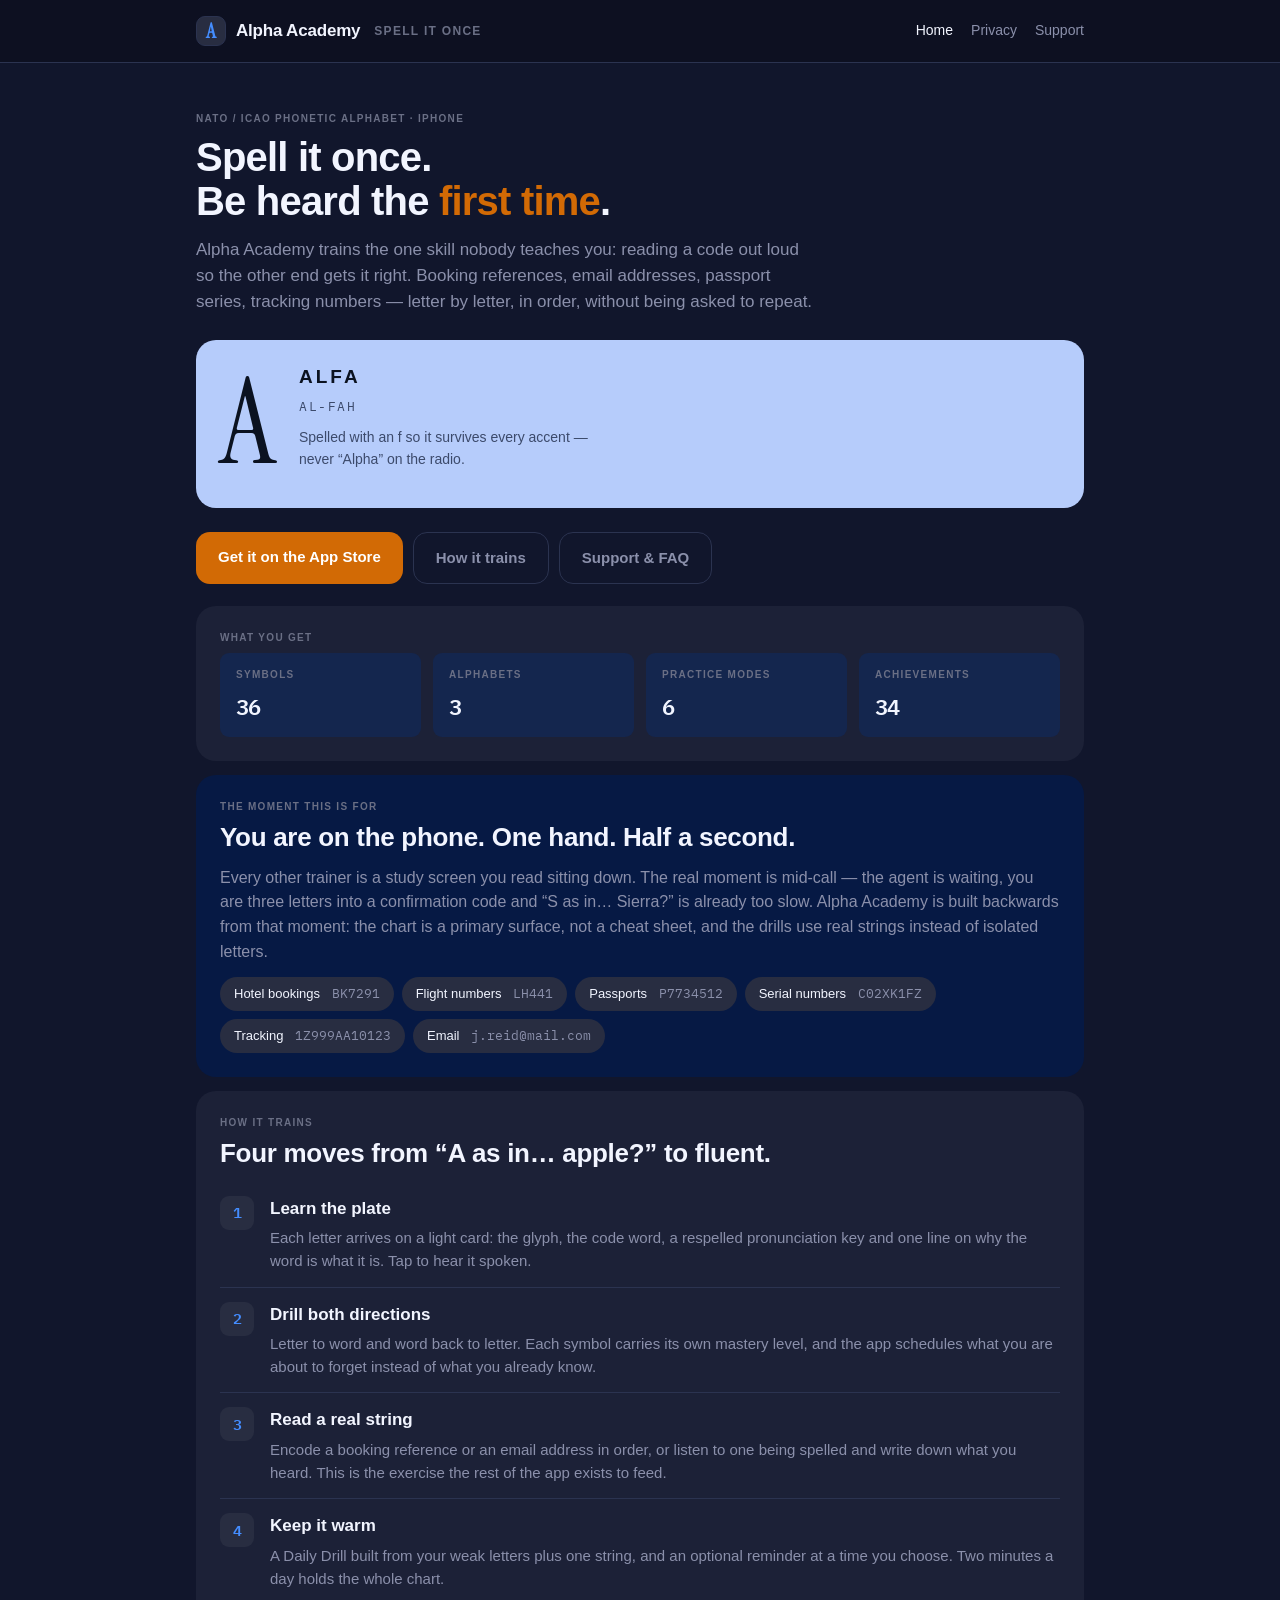
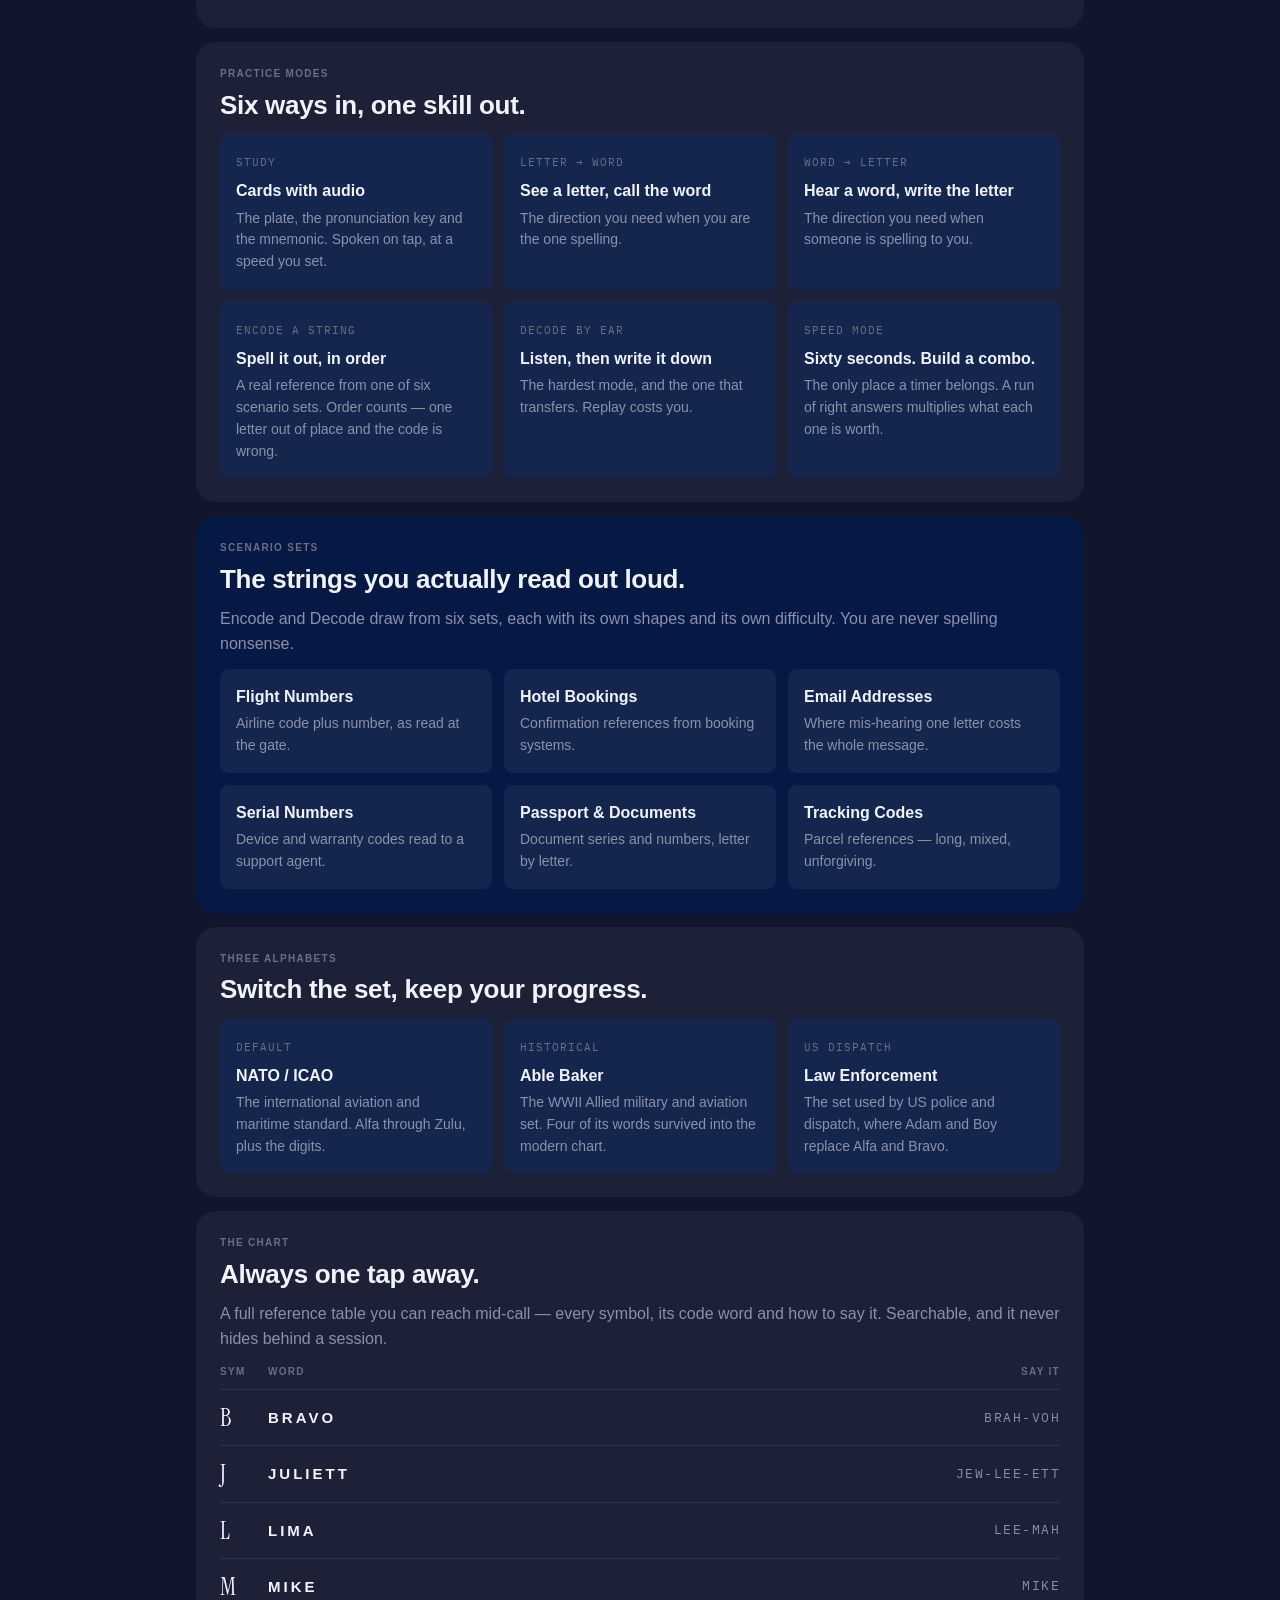
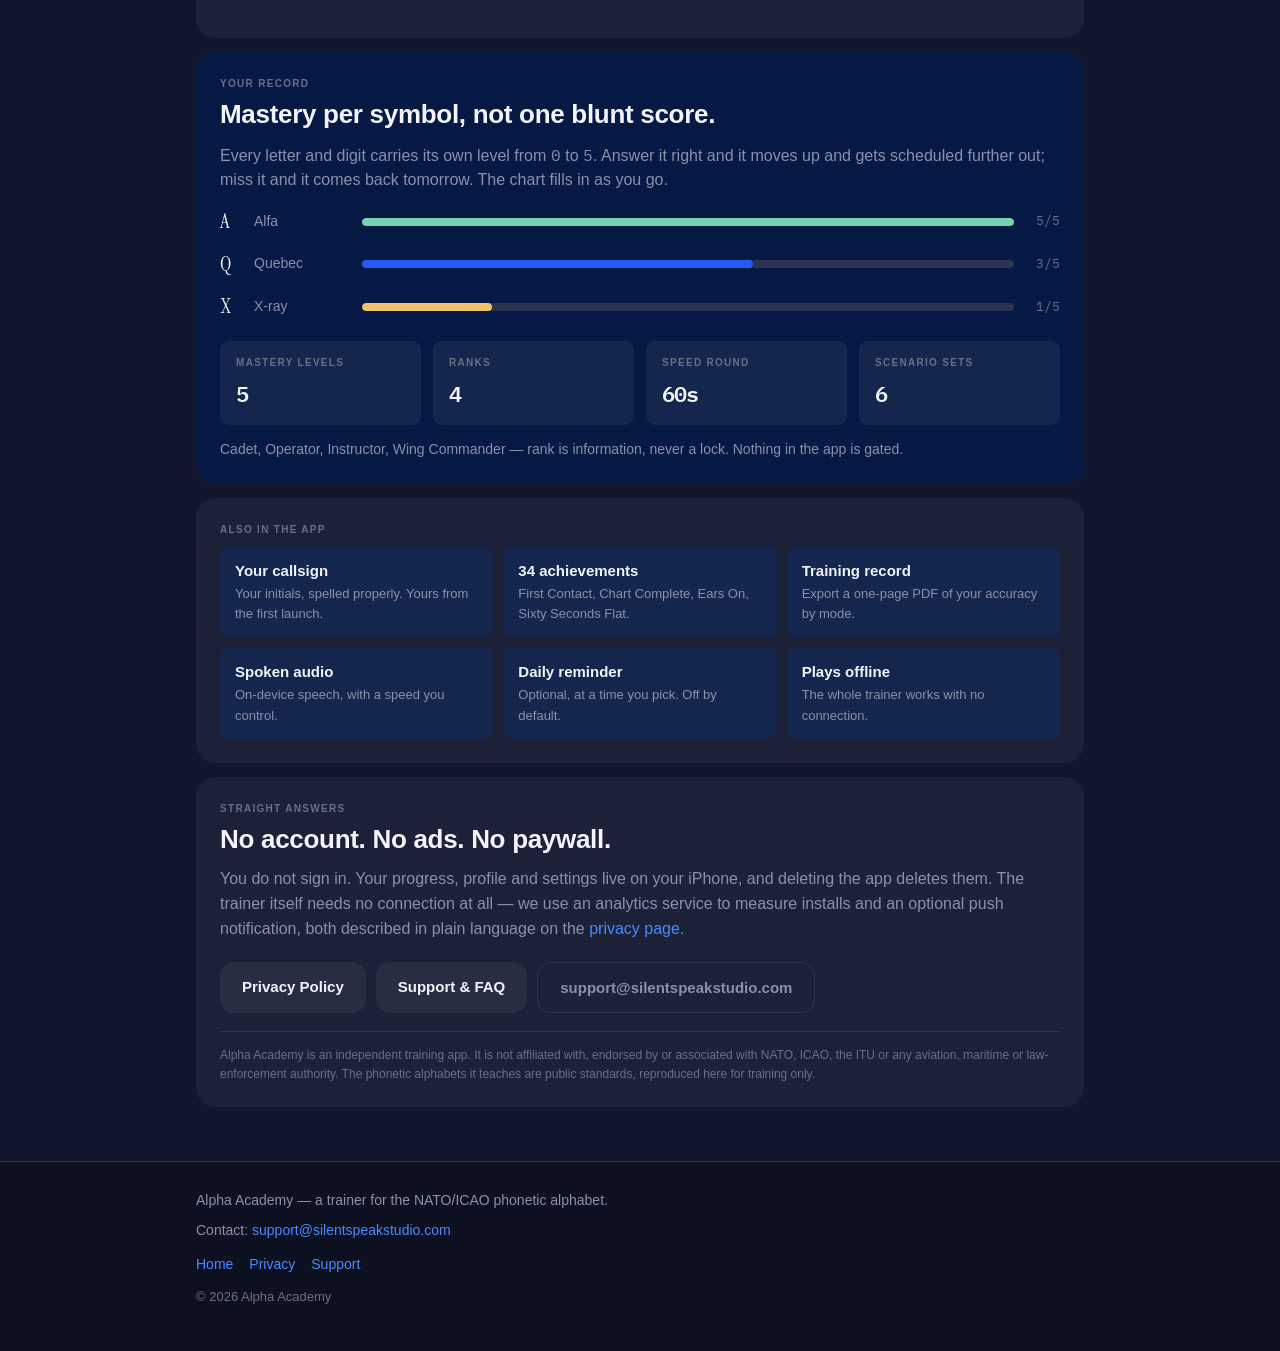
<file: Site/index.html>
<!DOCTYPE html>
<html lang="en">
<head>
<meta charset="UTF-8">
<meta name="viewport" content="width=device-width, initial-scale=1">
<title>Alpha Academy — spell it once, be heard the first time</title>
<meta name="description" content="Alpha Academy is an iOS trainer for the NATO/ICAO phonetic alphabet. Learn all 36 symbols, then drill on the strings you actually read out loud — booking codes, emails, passport numbers, tracking references. Works offline, no account.">
<meta property="og:title" content="Alpha Academy — spell it once, be heard the first time">
<meta property="og:description" content="An iOS trainer for the NATO/ICAO phonetic alphabet, built for the moment of use: mid-phone-call, one-handed, needing the word in half a second.">
<meta property="og:type" content="website">
<meta name="theme-color" content="#11162C">
<link rel="preconnect" href="https://fonts.googleapis.com">
<link rel="preconnect" href="https://fonts.gstatic.com" crossorigin>
<link href="https://fonts.googleapis.com/css2?family=Instrument+Serif&family=IBM+Plex+Mono:wght@400;600&display=swap" rel="stylesheet">
<link rel="stylesheet" href="style.css">
</head>
<body>

<header class="masthead">
  <div class="wrap">
    <a href="index.html" class="wordmark"><span class="mark">A</span> Alpha Academy</a>
    <span class="tagline">Spell it once</span>
    <nav class="nav">
      <a href="index.html" class="on">Home</a>
      <a href="privacy.html">Privacy</a>
      <a href="support.html">Support</a>
    </nav>
  </div>
</header>

<main>
  <div class="wrap">

    <div class="hero">
      <div class="kicker">NATO / ICAO phonetic alphabet · iPhone</div>
      <h1>Spell it once.<br>Be heard the <span class="hot-text">first time</span>.</h1>
      <p class="lede">Alpha Academy trains the one skill nobody teaches you: reading a
      code out loud so the other end gets it right. Booking references, email
      addresses, passport series, tracking numbers — letter by letter, in order,
      without being asked to repeat.</p>

      <div class="plate">
        <span class="glyph">A</span>
        <div>
          <div class="word">Alfa</div>
          <div class="key">AL-FAH</div>
          <p class="mnemonic">Spelled with an f so it survives every accent —
          never “Alpha” on the radio.</p>
        </div>
      </div>

      <div class="cta-row">
        <a class="btn hot" href="https://apps.apple.com/app/id6802423819">Get it on the App&nbsp;Store</a>
        <a class="btn ghost" href="#how">How it trains</a>
        <a class="btn ghost" href="support.html">Support &amp; FAQ</a>
      </div>
    </div>

    <section class="card">
      <div class="kicker">What you get</div>
      <div class="stats">
        <div class="stat"><div class="label">Symbols</div><div class="value">36</div></div>
        <div class="stat"><div class="label">Alphabets</div><div class="value">3</div></div>
        <div class="stat"><div class="label">Practice modes</div><div class="value">6</div></div>
        <div class="stat"><div class="label">Achievements</div><div class="value">34</div></div>
      </div>
    </section>

    <section class="card deep">
      <div class="kicker">The moment this is for</div>
      <h2>You are on the phone. One hand. Half a second.</h2>
      <p class="dim">Every other trainer is a study screen you read sitting down. The
      real moment is mid-call — the agent is waiting, you are three letters into a
      confirmation code and “S as in… Sierra?” is already too slow. Alpha Academy is
      built backwards from that moment: the chart is a primary surface, not a cheat
      sheet, and the drills use real strings instead of isolated letters.</p>
      <div class="chips">
        <span class="chip">Hotel bookings <span class="ex">BK7291</span></span>
        <span class="chip">Flight numbers <span class="ex">LH441</span></span>
        <span class="chip">Passports <span class="ex">P7734512</span></span>
        <span class="chip">Serial numbers <span class="ex">C02XK1FZ</span></span>
        <span class="chip">Tracking <span class="ex">1Z999AA10123</span></span>
        <span class="chip">Email <span class="ex">j.reid@mail.com</span></span>
      </div>
    </section>

    <section class="card" id="how">
      <div class="kicker">How it trains</div>
      <h2>Four moves from “A as in… apple?” to fluent.</h2>

      <div class="step">
        <div class="n">1</div>
        <div>
          <h3>Learn the plate</h3>
          <p>Each letter arrives on a light card: the glyph, the code word, a
          respelled pronunciation key and one line on why the word is what it is.
          Tap to hear it spoken.</p>
        </div>
      </div>
      <div class="step">
        <div class="n">2</div>
        <div>
          <h3>Drill both directions</h3>
          <p>Letter to word and word back to letter. Each symbol carries its own
          mastery level, and the app schedules what you are about to forget instead
          of what you already know.</p>
        </div>
      </div>
      <div class="step">
        <div class="n">3</div>
        <div>
          <h3>Read a real string</h3>
          <p>Encode a booking reference or an email address in order, or listen to
          one being spelled and write down what you heard. This is the exercise the
          rest of the app exists to feed.</p>
        </div>
      </div>
      <div class="step">
        <div class="n">4</div>
        <div>
          <h3>Keep it warm</h3>
          <p>A Daily Drill built from your weak letters plus one string, and an
          optional reminder at a time you choose. Two minutes a day holds the
          whole chart.</p>
        </div>
      </div>
    </section>

    <section class="card">
      <div class="kicker">Practice modes</div>
      <h2>Six ways in, one skill out.</h2>
      <div class="grid">
        <div class="tile">
          <span class="tag">Study</span>
          <h3>Cards with audio</h3>
          <p>The plate, the pronunciation key and the mnemonic. Spoken on tap, at a
          speed you set.</p>
        </div>
        <div class="tile">
          <span class="tag">Letter → Word</span>
          <h3>See a letter, call the word</h3>
          <p>The direction you need when you are the one spelling.</p>
        </div>
        <div class="tile">
          <span class="tag">Word → Letter</span>
          <h3>Hear a word, write the letter</h3>
          <p>The direction you need when someone is spelling to you.</p>
        </div>
        <div class="tile">
          <span class="tag">Encode a string</span>
          <h3>Spell it out, in order</h3>
          <p>A real reference from one of six scenario sets. Order counts — one
          letter out of place and the code is wrong.</p>
        </div>
        <div class="tile">
          <span class="tag">Decode by ear</span>
          <h3>Listen, then write it down</h3>
          <p>The hardest mode, and the one that transfers. Replay costs you.</p>
        </div>
        <div class="tile">
          <span class="tag">Speed mode</span>
          <h3>Sixty seconds. Build a combo.</h3>
          <p>The only place a timer belongs. A run of right answers multiplies what
          each one is worth.</p>
        </div>
      </div>
    </section>

    <section class="card deep">
      <div class="kicker">Scenario sets</div>
      <h2>The strings you actually read out loud.</h2>
      <p class="dim">Encode and Decode draw from six sets, each with its own shapes and
      its own difficulty. You are never spelling nonsense.</p>
      <div class="grid">
        <div class="tile"><h3>Flight Numbers</h3><p>Airline code plus number, as read at the gate.</p></div>
        <div class="tile"><h3>Hotel Bookings</h3><p>Confirmation references from booking systems.</p></div>
        <div class="tile"><h3>Email Addresses</h3><p>Where mis-hearing one letter costs the whole message.</p></div>
        <div class="tile"><h3>Serial Numbers</h3><p>Device and warranty codes read to a support agent.</p></div>
        <div class="tile"><h3>Passport &amp; Documents</h3><p>Document series and numbers, letter by letter.</p></div>
        <div class="tile"><h3>Tracking Codes</h3><p>Parcel references — long, mixed, unforgiving.</p></div>
      </div>
    </section>

    <section class="card">
      <div class="kicker">Three alphabets</div>
      <h2>Switch the set, keep your progress.</h2>
      <div class="grid">
        <div class="tile">
          <span class="tag">Default</span>
          <h3>NATO / ICAO</h3>
          <p>The international aviation and maritime standard. Alfa through Zulu,
          plus the digits.</p>
        </div>
        <div class="tile">
          <span class="tag">Historical</span>
          <h3>Able Baker</h3>
          <p>The WWII Allied military and aviation set. Four of its words survived
          into the modern chart.</p>
        </div>
        <div class="tile">
          <span class="tag">US dispatch</span>
          <h3>Law Enforcement</h3>
          <p>The set used by US police and dispatch, where Adam and Boy replace
          Alfa and Bravo.</p>
        </div>
      </div>
    </section>

    <section class="card">
      <div class="kicker">The chart</div>
      <h2>Always one tap away.</h2>
      <p class="dim">A full reference table you can reach mid-call — every symbol, its
      code word and how to say it. Searchable, and it never hides behind a session.</p>
      <table class="chart">
        <thead>
          <tr><th>Sym</th><th>Word</th><th style="text-align:right;">Say it</th></tr>
        </thead>
        <tbody>
          <tr><td class="sym">B</td><td class="word">Bravo</td><td class="key">BRAH-VOH</td></tr>
          <tr><td class="sym">J</td><td class="word">Juliett</td><td class="key">JEW-LEE-ETT</td></tr>
          <tr><td class="sym">L</td><td class="word">Lima</td><td class="key">LEE-MAH</td></tr>
          <tr><td class="sym">M</td><td class="word">Mike</td><td class="key">MIKE</td></tr>
        </tbody>
      </table>
    </section>

    <section class="card deep">
      <div class="kicker">Your record</div>
      <h2>Mastery per symbol, not one blunt score.</h2>
      <p class="dim">Every letter and digit carries its own level from
      <span class="mono">0</span> to <span class="mono">5</span>. Answer it right and it
      moves up and gets scheduled further out; miss it and it comes back tomorrow.
      The chart fills in as you go.</p>
      <div class="meters">
        <div class="meter-row">
          <span class="sym">A</span><span class="who">Alfa</span>
          <span class="meter"><i class="full" style="width:100%"></i></span>
          <span class="lv">5/5</span>
        </div>
        <div class="meter-row">
          <span class="sym">Q</span><span class="who">Quebec</span>
          <span class="meter"><i style="width:60%"></i></span>
          <span class="lv">3/5</span>
        </div>
        <div class="meter-row">
          <span class="sym">X</span><span class="who">X-ray</span>
          <span class="meter"><i class="weak" style="width:20%"></i></span>
          <span class="lv">1/5</span>
        </div>
      </div>
      <div class="stats" style="margin-top:18px;">
        <div class="stat"><div class="label">Mastery levels</div><div class="value">5</div></div>
        <div class="stat"><div class="label">Ranks</div><div class="value">4</div></div>
        <div class="stat"><div class="label">Speed round</div><div class="value">60s</div></div>
        <div class="stat"><div class="label">Scenario sets</div><div class="value">6</div></div>
      </div>
      <p class="dim" style="margin-top:14px;font-size:14px;">Cadet, Operator, Instructor,
      Wing Commander — rank is information, never a lock. Nothing in the app is gated.</p>
    </section>

    <section class="card">
      <div class="kicker">Also in the app</div>
      <div class="badges">
        <div class="badge"><h3>Your callsign</h3><p>Your initials, spelled properly. Yours from the first launch.</p></div>
        <div class="badge"><h3>34 achievements</h3><p>First Contact, Chart Complete, Ears On, Sixty Seconds Flat.</p></div>
        <div class="badge"><h3>Training record</h3><p>Export a one-page PDF of your accuracy by mode.</p></div>
        <div class="badge"><h3>Spoken audio</h3><p>On-device speech, with a speed you control.</p></div>
        <div class="badge"><h3>Daily reminder</h3><p>Optional, at a time you pick. Off by default.</p></div>
        <div class="badge"><h3>Plays offline</h3><p>The whole trainer works with no connection.</p></div>
      </div>
    </section>

    <section class="card">
      <div class="kicker">Straight answers</div>
      <h2>No account. No ads. No paywall.</h2>
      <p class="dim">You do not sign in. Your progress, profile and settings live on your
      iPhone, and deleting the app deletes them. The trainer itself needs no connection
      at all — we use an analytics service to measure installs and an optional push
      notification, both described in plain language on the
      <a href="privacy.html">privacy page</a>.</p>
      <div class="cta-row">
        <a class="btn" href="privacy.html">Privacy Policy</a>
        <a class="btn" href="support.html">Support &amp; FAQ</a>
        <a class="btn ghost" href="mailto:support@silentspeakstudio.com">support@silentspeakstudio.com</a>
      </div>
      <div class="fineprint">
        <p>Alpha Academy is an independent training app. It is not affiliated with,
        endorsed by or associated with NATO, ICAO, the ITU or any aviation, maritime
        or law-enforcement authority. The phonetic alphabets it teaches are public
        standards, reproduced here for training only.</p>
      </div>
    </section>

  </div>
</main>

<footer class="footer">
  <div class="wrap">
    <p>Alpha Academy — a trainer for the NATO/ICAO phonetic alphabet.</p>
    <p>Contact: <a href="mailto:support@silentspeakstudio.com">support@silentspeakstudio.com</a></p>
    <p class="nav-foot">
      <a href="index.html">Home</a>
      <a href="privacy.html">Privacy</a>
      <a href="support.html">Support</a>
    </p>
    <p class="copy">&copy; 2026 Alpha Academy</p>
  </div>
</footer>

</body>
</html>
</file>
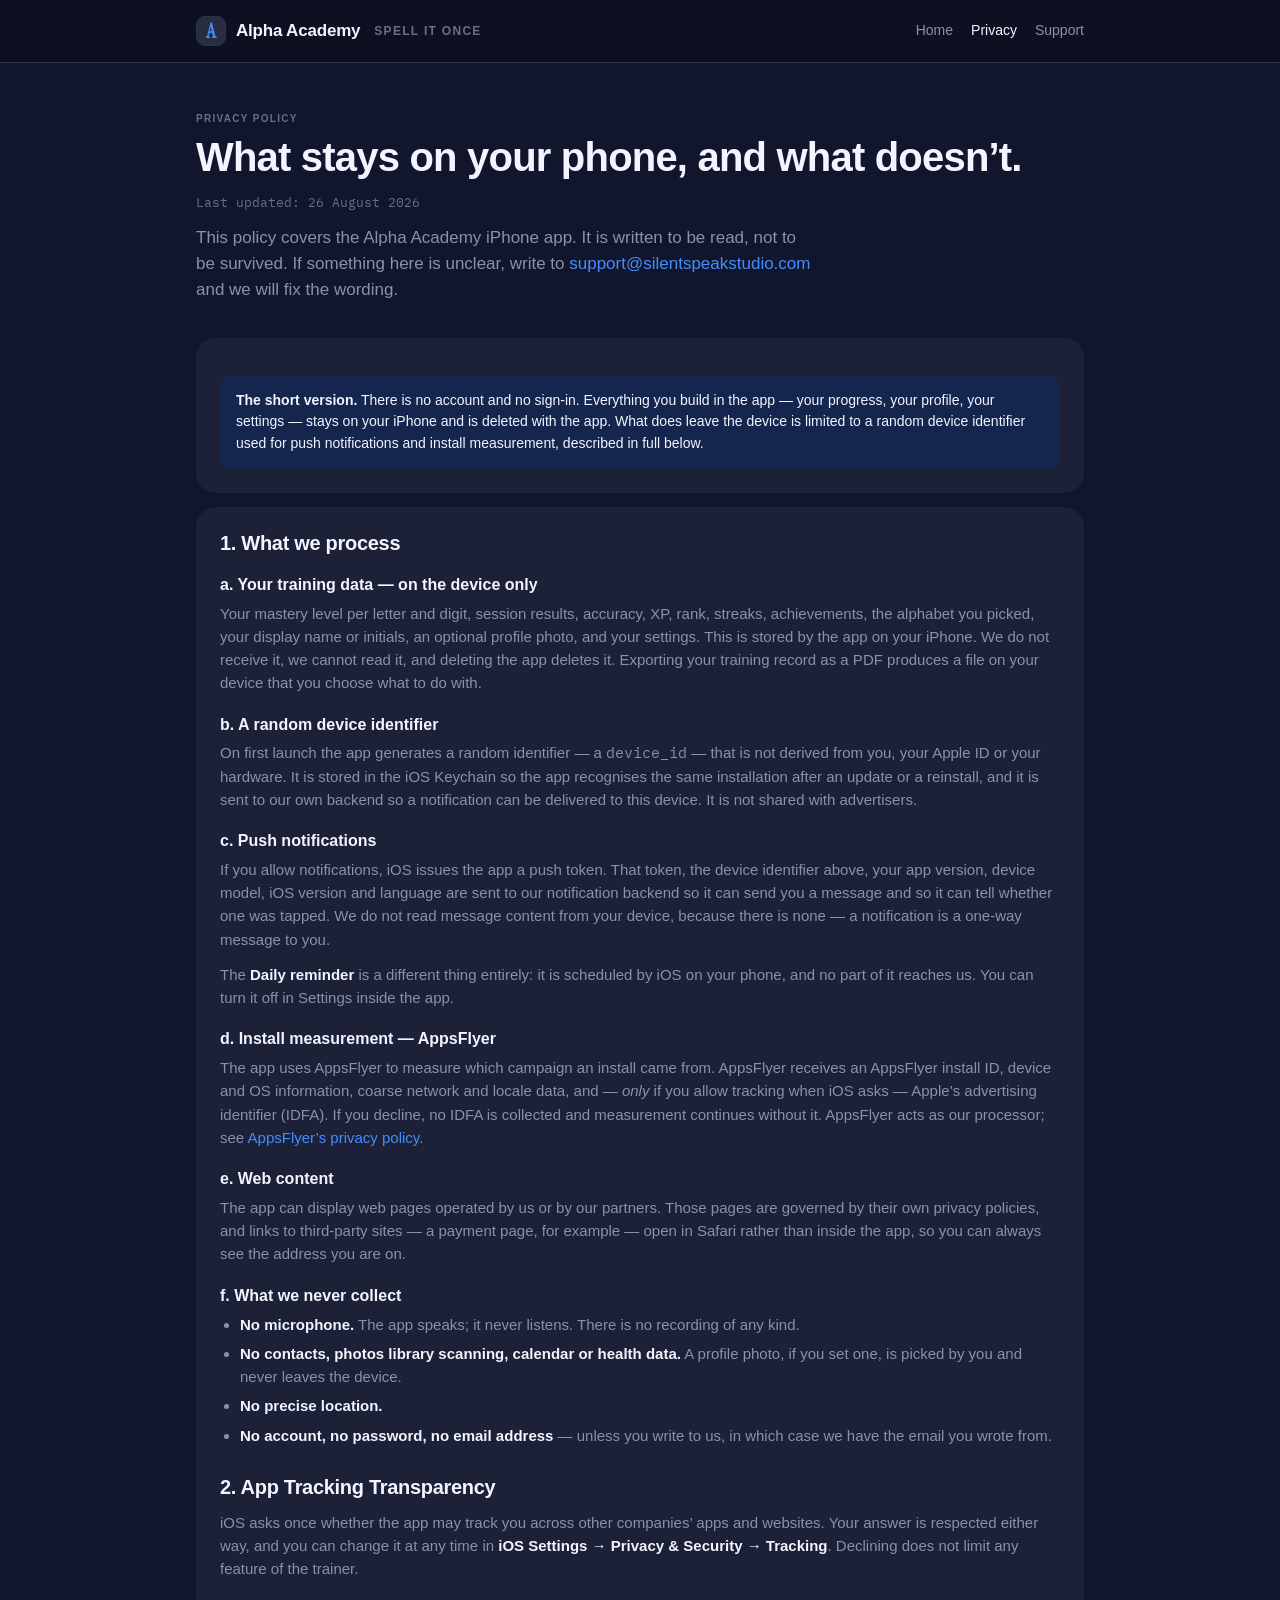
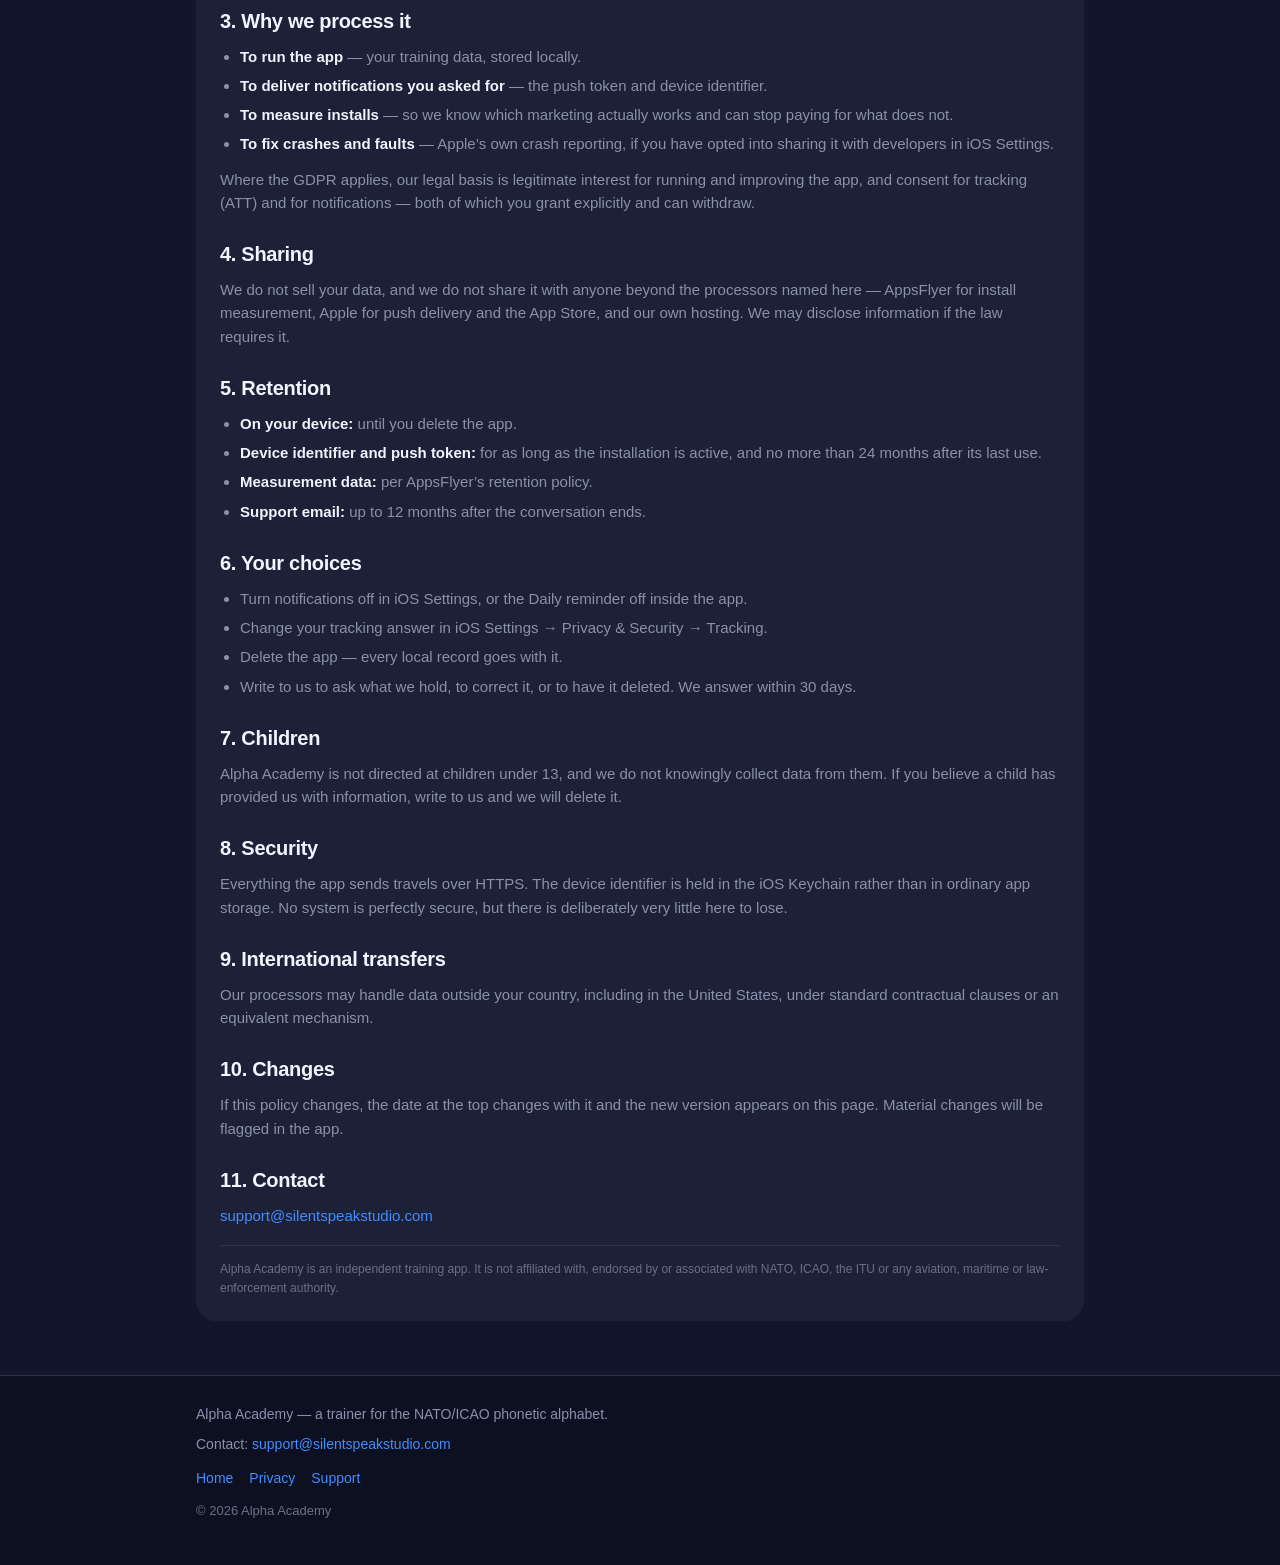
<file: Site/privacy.html>
<!DOCTYPE html>
<html lang="en">
<head>
<meta charset="UTF-8">
<meta name="viewport" content="width=device-width, initial-scale=1">
<title>Privacy Policy — Alpha Academy</title>
<meta name="description" content="What Alpha Academy stores on your iPhone, what leaves it, and what you can turn off. Plain language, no boilerplate.">
<meta name="theme-color" content="#11162C">
<link rel="preconnect" href="https://fonts.googleapis.com">
<link rel="preconnect" href="https://fonts.gstatic.com" crossorigin>
<link href="https://fonts.googleapis.com/css2?family=Instrument+Serif&family=IBM+Plex+Mono:wght@400;600&display=swap" rel="stylesheet">
<link rel="stylesheet" href="style.css">
</head>
<body>

<header class="masthead">
  <div class="wrap">
    <a href="index.html" class="wordmark"><span class="mark">A</span> Alpha Academy</a>
    <span class="tagline">Spell it once</span>
    <nav class="nav">
      <a href="index.html">Home</a>
      <a href="privacy.html" class="on">Privacy</a>
      <a href="support.html">Support</a>
    </nav>
  </div>
</header>

<main>
  <div class="wrap">

    <div class="hero">
      <div class="kicker">Privacy Policy</div>
      <h1>What stays on your phone, and what doesn&rsquo;t.</h1>
      <p class="updated">Last updated: 26 August 2026</p>
      <p class="lede">This policy covers the Alpha Academy iPhone app. It is written to
      be read, not to be survived. If something here is unclear, write to
      <a href="mailto:support@silentspeakstudio.com">support@silentspeakstudio.com</a>
      and we will fix the wording.</p>
    </div>

    <section class="card">
      <div class="callout">
        <p><strong>The short version.</strong> There is no account and no sign-in.
        Everything you build in the app — your progress, your profile, your settings —
        stays on your iPhone and is deleted with the app. What does leave the device is
        limited to a random device identifier used for push notifications and install
        measurement, described in full below.</p>
      </div>
    </section>

    <section class="card prose">
      <h2>1. What we process</h2>

      <h3>a. Your training data — on the device only</h3>
      <p>Your mastery level per letter and digit, session results, accuracy, XP, rank,
      streaks, achievements, the alphabet you picked, your display name or initials,
      an optional profile photo, and your settings. This is stored by the app on your
      iPhone. We do not receive it, we cannot read it, and deleting the app deletes it.
      Exporting your training record as a PDF produces a file on your device that you
      choose what to do with.</p>

      <h3>b. A random device identifier</h3>
      <p>On first launch the app generates a random identifier — a
      <span class="mono">device_id</span> — that is not derived from you, your Apple ID
      or your hardware. It is stored in the iOS Keychain so the app recognises the same
      installation after an update or a reinstall, and it is sent to our own backend so
      a notification can be delivered to this device. It is not shared with advertisers.</p>

      <h3>c. Push notifications</h3>
      <p>If you allow notifications, iOS issues the app a push token. That token, the
      device identifier above, your app version, device model, iOS version and language
      are sent to our notification backend so it can send you a message and so it can
      tell whether one was tapped. We do not read message content from your device,
      because there is none — a notification is a one-way message to you.</p>
      <p>The <strong>Daily reminder</strong> is a different thing entirely: it is
      scheduled by iOS on your phone, and no part of it reaches us. You can turn it off
      in Settings inside the app.</p>

      <h3>d. Install measurement — AppsFlyer</h3>
      <p>The app uses AppsFlyer to measure which campaign an install came from. AppsFlyer
      receives an AppsFlyer install ID, device and OS information, coarse network and
      locale data, and — <em>only</em> if you allow tracking when iOS asks — Apple&rsquo;s
      advertising identifier (IDFA). If you decline, no IDFA is collected and measurement
      continues without it. AppsFlyer acts as our processor; see
      <a href="https://www.appsflyer.com/legal/services-privacy-policy/" rel="noopener">AppsFlyer&rsquo;s privacy policy</a>.</p>

      <h3>e. Web content</h3>
      <p>The app can display web pages operated by us or by our partners. Those pages
      are governed by their own privacy policies, and links to third-party sites — a
      payment page, for example — open in Safari rather than inside the app, so you can
      always see the address you are on.</p>

      <h3>f. What we never collect</h3>
      <ul>
        <li><strong>No microphone.</strong> The app speaks; it never listens. There is
        no recording of any kind.</li>
        <li><strong>No contacts, photos library scanning, calendar or health data.</strong>
        A profile photo, if you set one, is picked by you and never leaves the device.</li>
        <li><strong>No precise location.</strong></li>
        <li><strong>No account, no password, no email address</strong> — unless you write
        to us, in which case we have the email you wrote from.</li>
      </ul>

      <h2>2. App Tracking Transparency</h2>
      <p>iOS asks once whether the app may track you across other companies&rsquo; apps and
      websites. Your answer is respected either way, and you can change it at any time in
      <strong>iOS Settings → Privacy &amp; Security → Tracking</strong>. Declining does
      not limit any feature of the trainer.</p>

      <h2>3. Why we process it</h2>
      <ul>
        <li><strong>To run the app</strong> — your training data, stored locally.</li>
        <li><strong>To deliver notifications you asked for</strong> — the push token and
        device identifier.</li>
        <li><strong>To measure installs</strong> — so we know which marketing actually
        works and can stop paying for what does not.</li>
        <li><strong>To fix crashes and faults</strong> — Apple&rsquo;s own crash reporting,
        if you have opted into sharing it with developers in iOS Settings.</li>
      </ul>
      <p>Where the GDPR applies, our legal basis is legitimate interest for running and
      improving the app, and consent for tracking (ATT) and for notifications — both of
      which you grant explicitly and can withdraw.</p>

      <h2>4. Sharing</h2>
      <p>We do not sell your data, and we do not share it with anyone beyond the
      processors named here — AppsFlyer for install measurement, Apple for push
      delivery and the App Store, and our own hosting. We may disclose information if
      the law requires it.</p>

      <h2>5. Retention</h2>
      <ul>
        <li><strong>On your device:</strong> until you delete the app.</li>
        <li><strong>Device identifier and push token:</strong> for as long as the
        installation is active, and no more than 24 months after its last use.</li>
        <li><strong>Measurement data:</strong> per AppsFlyer&rsquo;s retention policy.</li>
        <li><strong>Support email:</strong> up to 12 months after the conversation ends.</li>
      </ul>

      <h2>6. Your choices</h2>
      <ul>
        <li>Turn notifications off in iOS Settings, or the Daily reminder off inside the app.</li>
        <li>Change your tracking answer in iOS Settings → Privacy &amp; Security → Tracking.</li>
        <li>Delete the app — every local record goes with it.</li>
        <li>Write to us to ask what we hold, to correct it, or to have it deleted. We
          answer within 30 days.</li>
      </ul>

      <h2>7. Children</h2>
      <p>Alpha Academy is not directed at children under 13, and we do not knowingly
      collect data from them. If you believe a child has provided us with information,
      write to us and we will delete it.</p>

      <h2>8. Security</h2>
      <p>Everything the app sends travels over HTTPS. The device identifier is held in
      the iOS Keychain rather than in ordinary app storage. No system is perfectly
      secure, but there is deliberately very little here to lose.</p>

      <h2>9. International transfers</h2>
      <p>Our processors may handle data outside your country, including in the United
      States, under standard contractual clauses or an equivalent mechanism.</p>

      <h2>10. Changes</h2>
      <p>If this policy changes, the date at the top changes with it and the new version
      appears on this page. Material changes will be flagged in the app.</p>

      <h2>11. Contact</h2>
      <p><a href="mailto:support@silentspeakstudio.com">support@silentspeakstudio.com</a></p>

      <div class="fineprint">
        <p>Alpha Academy is an independent training app. It is not affiliated with,
        endorsed by or associated with NATO, ICAO, the ITU or any aviation, maritime or
        law-enforcement authority.</p>
      </div>
    </section>

  </div>
</main>

<footer class="footer">
  <div class="wrap">
    <p>Alpha Academy — a trainer for the NATO/ICAO phonetic alphabet.</p>
    <p>Contact: <a href="mailto:support@silentspeakstudio.com">support@silentspeakstudio.com</a></p>
    <p class="nav-foot">
      <a href="index.html">Home</a>
      <a href="privacy.html">Privacy</a>
      <a href="support.html">Support</a>
    </p>
    <p class="copy">&copy; 2026 Alpha Academy</p>
  </div>
</footer>

</body>
</html>
</file>
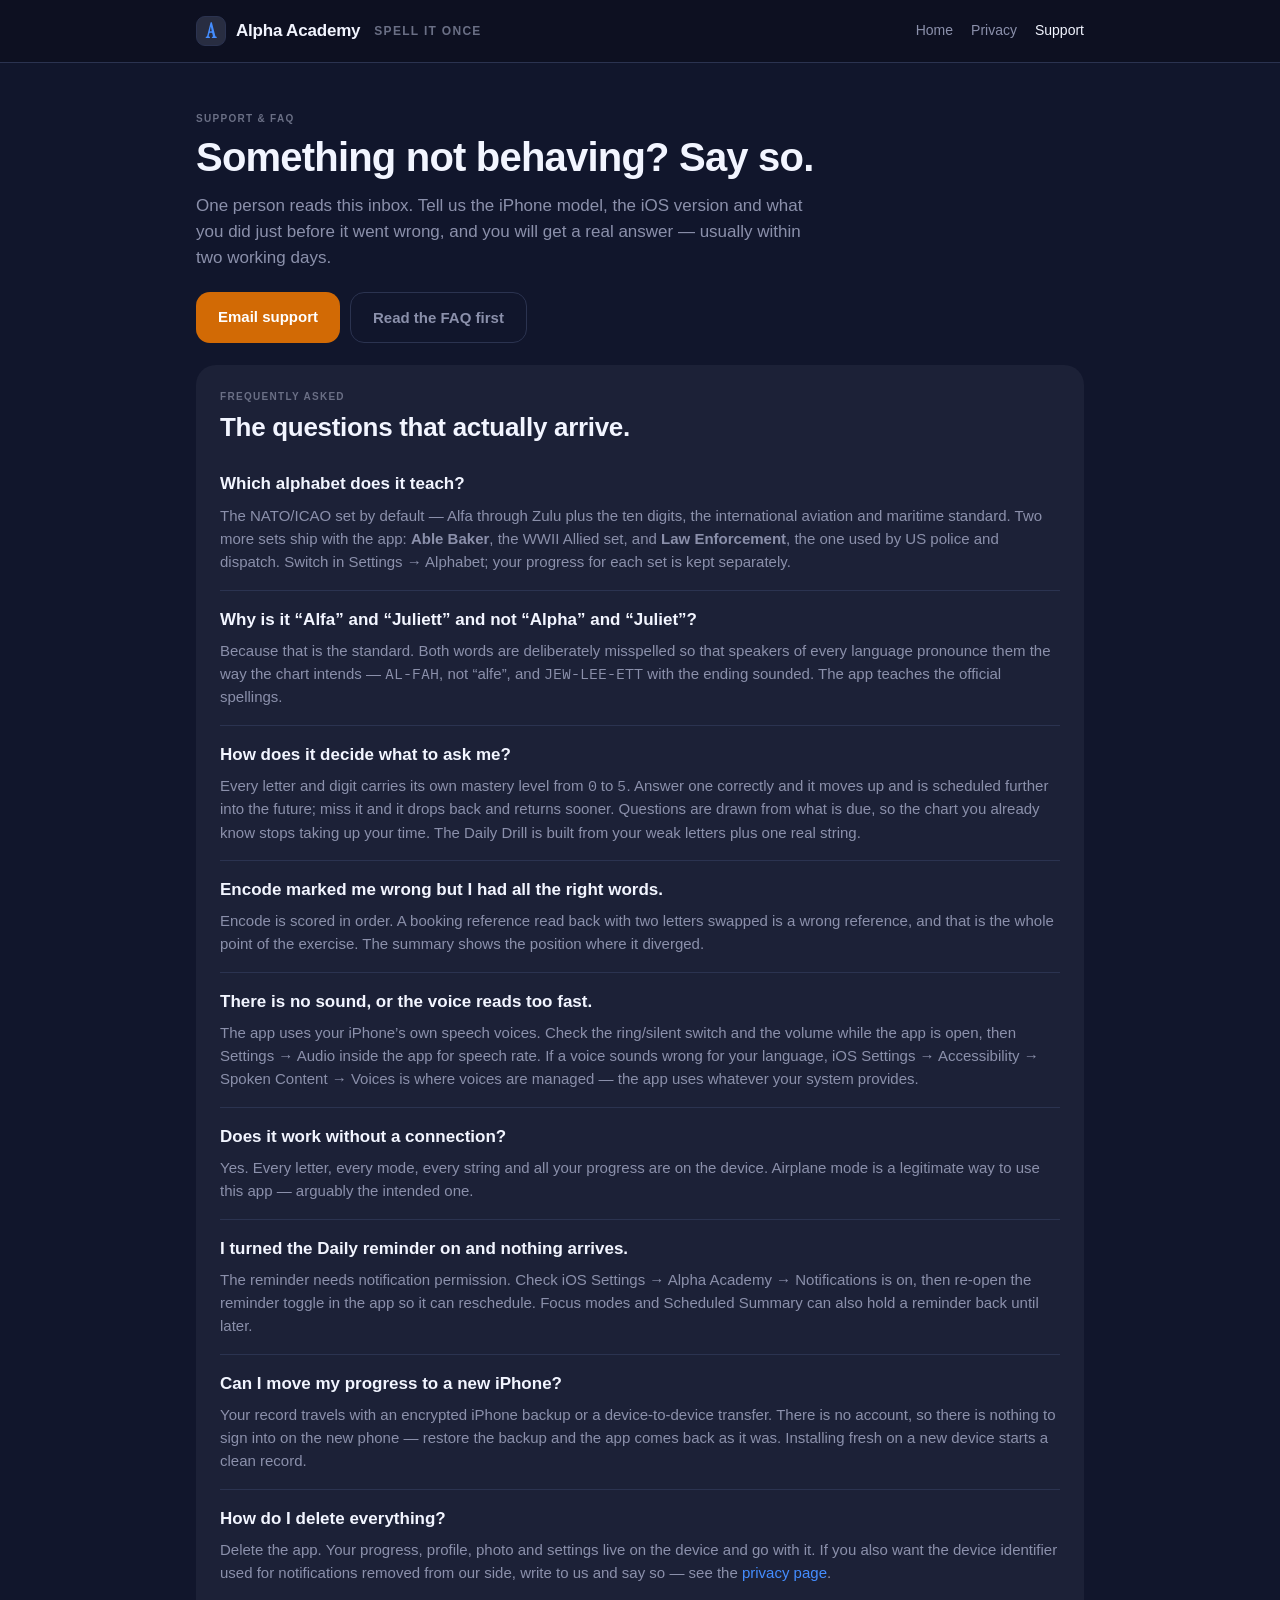
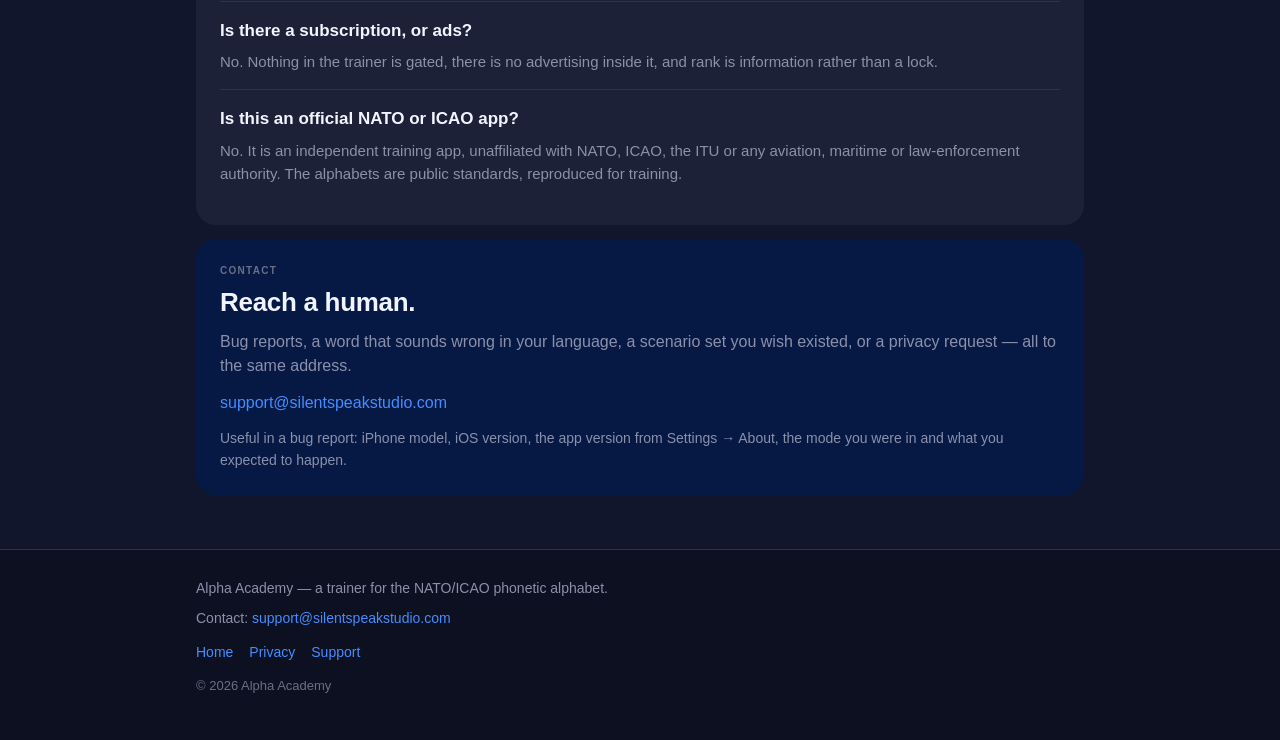
<file: Site/support.html>
<!DOCTYPE html>
<html lang="en">
<head>
<meta charset="UTF-8">
<meta name="viewport" content="width=device-width, initial-scale=1">
<title>Support &amp; FAQ — Alpha Academy</title>
<meta name="description" content="Help for Alpha Academy: how the training schedule works, why your progress is per-letter, audio and reminders, and how to reach a human.">
<meta name="theme-color" content="#11162C">
<link rel="preconnect" href="https://fonts.googleapis.com">
<link rel="preconnect" href="https://fonts.gstatic.com" crossorigin>
<link href="https://fonts.googleapis.com/css2?family=Instrument+Serif&family=IBM+Plex+Mono:wght@400;600&display=swap" rel="stylesheet">
<link rel="stylesheet" href="style.css">
</head>
<body>

<header class="masthead">
  <div class="wrap">
    <a href="index.html" class="wordmark"><span class="mark">A</span> Alpha Academy</a>
    <span class="tagline">Spell it once</span>
    <nav class="nav">
      <a href="index.html">Home</a>
      <a href="privacy.html">Privacy</a>
      <a href="support.html" class="on">Support</a>
    </nav>
  </div>
</header>

<main>
  <div class="wrap">

    <div class="hero">
      <div class="kicker">Support &amp; FAQ</div>
      <h1>Something not behaving? Say so.</h1>
      <p class="lede">One person reads this inbox. Tell us the iPhone model, the iOS
      version and what you did just before it went wrong, and you will get a real
      answer — usually within two working days.</p>
      <div class="cta-row">
        <a class="btn hot" href="mailto:support@silentspeakstudio.com?subject=Alpha%20Academy%20support">Email support</a>
        <a class="btn ghost" href="#faq">Read the FAQ first</a>
      </div>
    </div>

    <section class="card" id="faq">
      <div class="kicker">Frequently asked</div>
      <h2>The questions that actually arrive.</h2>

      <div class="faq">
        <h3>Which alphabet does it teach?</h3>
        <p>The NATO/ICAO set by default — Alfa through Zulu plus the ten digits, the
        international aviation and maritime standard. Two more sets ship with the app:
        <strong>Able Baker</strong>, the WWII Allied set, and <strong>Law
        Enforcement</strong>, the one used by US police and dispatch. Switch in
        Settings → Alphabet; your progress for each set is kept separately.</p>
      </div>

      <div class="faq">
        <h3>Why is it “Alfa” and “Juliett” and not “Alpha” and “Juliet”?</h3>
        <p>Because that is the standard. Both words are deliberately misspelled so that
        speakers of every language pronounce them the way the chart intends —
        <span class="mono">AL-FAH</span>, not “alfe”, and
        <span class="mono">JEW-LEE-ETT</span> with the ending sounded. The app teaches
        the official spellings.</p>
      </div>

      <div class="faq">
        <h3>How does it decide what to ask me?</h3>
        <p>Every letter and digit carries its own mastery level from
        <span class="mono">0</span> to <span class="mono">5</span>. Answer one correctly
        and it moves up and is scheduled further into the future; miss it and it drops
        back and returns sooner. Questions are drawn from what is due, so the chart you
        already know stops taking up your time. The Daily Drill is built from your weak
        letters plus one real string.</p>
      </div>

      <div class="faq">
        <h3>Encode marked me wrong but I had all the right words.</h3>
        <p>Encode is scored in order. A booking reference read back with two letters
        swapped is a wrong reference, and that is the whole point of the exercise. The
        summary shows the position where it diverged.</p>
      </div>

      <div class="faq">
        <h3>There is no sound, or the voice reads too fast.</h3>
        <p>The app uses your iPhone&rsquo;s own speech voices. Check the ring/silent
        switch and the volume while the app is open, then Settings → Audio inside the
        app for speech rate. If a voice sounds wrong for your language, iOS Settings →
        Accessibility → Spoken Content → Voices is where voices are managed — the app
        uses whatever your system provides.</p>
      </div>

      <div class="faq">
        <h3>Does it work without a connection?</h3>
        <p>Yes. Every letter, every mode, every string and all your progress are on the
        device. Airplane mode is a legitimate way to use this app — arguably the
        intended one.</p>
      </div>

      <div class="faq">
        <h3>I turned the Daily reminder on and nothing arrives.</h3>
        <p>The reminder needs notification permission. Check iOS Settings → Alpha
        Academy → Notifications is on, then re-open the reminder toggle in the app so
        it can reschedule. Focus modes and Scheduled Summary can also hold a reminder
        back until later.</p>
      </div>

      <div class="faq">
        <h3>Can I move my progress to a new iPhone?</h3>
        <p>Your record travels with an encrypted iPhone backup or a device-to-device
        transfer. There is no account, so there is nothing to sign into on the new
        phone — restore the backup and the app comes back as it was. Installing fresh
        on a new device starts a clean record.</p>
      </div>

      <div class="faq">
        <h3>How do I delete everything?</h3>
        <p>Delete the app. Your progress, profile, photo and settings live on the device
        and go with it. If you also want the device identifier used for notifications
        removed from our side, write to us and say so — see the
        <a href="privacy.html">privacy page</a>.</p>
      </div>

      <div class="faq">
        <h3>Is there a subscription, or ads?</h3>
        <p>No. Nothing in the trainer is gated, there is no advertising inside it, and
        rank is information rather than a lock.</p>
      </div>

      <div class="faq">
        <h3>Is this an official NATO or ICAO app?</h3>
        <p>No. It is an independent training app, unaffiliated with NATO, ICAO, the ITU
        or any aviation, maritime or law-enforcement authority. The alphabets are public
        standards, reproduced for training.</p>
      </div>
    </section>

    <section class="card deep">
      <div class="kicker">Contact</div>
      <h2>Reach a human.</h2>
      <p class="dim">Bug reports, a word that sounds wrong in your language, a scenario
      set you wish existed, or a privacy request — all to the same address.</p>
      <p><a href="mailto:support@silentspeakstudio.com">support@silentspeakstudio.com</a></p>
      <p class="dim" style="font-size:14px;">Useful in a bug report: iPhone model, iOS
      version, the app version from Settings → About, the mode you were in and what you
      expected to happen.</p>
    </section>

  </div>
</main>

<footer class="footer">
  <div class="wrap">
    <p>Alpha Academy — a trainer for the NATO/ICAO phonetic alphabet.</p>
    <p>Contact: <a href="mailto:support@silentspeakstudio.com">support@silentspeakstudio.com</a></p>
    <p class="nav-foot">
      <a href="index.html">Home</a>
      <a href="privacy.html">Privacy</a>
      <a href="support.html">Support</a>
    </p>
    <p class="copy">&copy; 2026 Alpha Academy</p>
  </div>
</footer>

</body>
</html>
</file>
<file: Site/style.css>
/* Alpha Academy — website
   Design system: DESIGN.md (industrial / instrument panel).
   Depth by tone, never by shadow. One hot action per page.
   One paper surface per page, reserved for the letter. */

:root {
  /* Surfaces */
  --bg:             #11162C;
  --surface:        #1C2137;
  --surface-deep:   #061944;
  --surface-deep-2: #14264E;
  --bar:            #0D1021;
  --chip:           #282D41;
  --paper:          #B6CCFB;

  /* Accents */
  --hot:         #D26A05;
  --hot-pressed: #B35309;
  --blue:        #2459F5;
  --blue-bright: #448DFF;
  --glow:        #1B3A71;

  /* Semantic */
  --positive: #77D2B4;
  --negative: #F0616B;
  --amber:    #EFC26A;
  --track:    #2B3350;

  /* Text */
  --ink:       #F2F5FF;
  --ink2:      #8B90AB;
  --ink3:      #6A6F85;
  --on-paper:  #0B1220;
  --on-paper2: #3C4A6B;

  /* Type */
  --ui: -apple-system, BlinkMacSystemFont, "SF Pro Text", "Segoe UI", Roboto,
        Helvetica, Arial, sans-serif;
  --serif: "Instrument Serif", Georgia, "Times New Roman", serif;
  --mono: "IBM Plex Mono", ui-monospace, "SF Mono", Menlo, Consolas, monospace;

  /* Radii — cards 20 · buttons 14 · bar 28 */
  --r-card: 20px;
  --r-btn: 14px;
  --r-tile: 9px;
}

* { box-sizing: border-box; }

html { -webkit-text-size-adjust: 100%; scroll-behavior: smooth; }

body {
  margin: 0;
  background: var(--bg);
  color: var(--ink);
  font-family: var(--ui);
  font-size: 16px;
  line-height: 1.55;
  -webkit-font-smoothing: antialiased;
}

/* Every numeral the user reads is mono with tabular figures. No exceptions. */
.num, .mono {
  font-family: var(--mono);
  font-variant-numeric: tabular-nums;
  font-feature-settings: "tnum" 1;
}

a { color: var(--blue-bright); text-decoration: none; }
a:hover { text-decoration: underline; }

.wrap { width: 100%; max-width: 920px; margin: 0 auto; padding: 0 16px; }

/* ── Masthead ─────────────────────────────────────────────── */

.masthead {
  background: var(--bar);
  border-bottom: 1px solid var(--track);
  position: sticky;
  top: 0;
  z-index: 10;
}

.masthead .wrap {
  display: flex;
  align-items: center;
  gap: 14px;
  min-height: 62px;
  flex-wrap: wrap;
  padding-top: 8px;
  padding-bottom: 8px;
}

.wordmark {
  display: inline-flex;
  align-items: center;
  gap: 10px;
  color: var(--ink);
  font-size: 17px;
  font-weight: 600;
  letter-spacing: -0.2px;
}
.wordmark:hover { text-decoration: none; }

.mark {
  width: 30px;
  height: 30px;
  border-radius: var(--r-tile);
  background: var(--chip);
  border: 1px solid var(--track);
  display: inline-flex;
  align-items: center;
  justify-content: center;
  font-family: var(--serif);
  font-size: 21px;
  line-height: 1;
  color: var(--blue-bright);
}

.tagline {
  font-size: 12px;
  color: var(--ink3);
  letter-spacing: 1.3px;
  text-transform: uppercase;
  font-weight: 600;
}

.nav { margin-left: auto; display: flex; gap: 18px; }
.nav a { color: var(--ink2); font-size: 14px; font-weight: 500; }
.nav a:hover { color: var(--ink); text-decoration: none; }
.nav a.on { color: var(--ink); }

/* ── Blocks ───────────────────────────────────────────────── */

main { padding: 24px 0 8px; }

.hero { padding: 24px 0 8px; }

.kicker {
  font-size: 10px;
  font-weight: 600;
  letter-spacing: 1.3px;
  text-transform: uppercase;
  color: var(--ink3);
  margin-bottom: 8px;
}

h1 {
  font-size: 40px;
  line-height: 1.1;
  letter-spacing: -0.8px;
  font-weight: 600;
  margin: 0 0 14px;
}

h2 {
  font-size: 26px;
  line-height: 1.2;
  letter-spacing: -0.3px;
  font-weight: 600;
  margin: 0 0 12px;
}

h3 {
  font-size: 17px;
  font-weight: 600;
  margin: 0 0 4px;
}

p { margin: 0 0 12px; }

.lede { font-size: 17px; color: var(--ink2); max-width: 620px; }
.dim { color: var(--ink2); }
.hot-text { color: var(--hot); }

.card {
  background: var(--surface);
  border-radius: var(--r-card);
  padding: 24px;
  margin: 14px 0;
}

.card.deep { background: var(--surface-deep); }

.card > :last-child { margin-bottom: 0; }

section + section { margin-top: 24px; }

/* ── The one paper surface: the letter plate ──────────────── */

.plate {
  background: var(--paper);
  color: var(--on-paper);
  border-radius: var(--r-card);
  padding: 22px 24px 26px;
  margin: 24px 0;
  display: flex;
  align-items: center;
  gap: 24px;
}

.plate .glyph {
  font-family: var(--serif);
  font-size: 120px;
  line-height: 0.86;
  height: 103px;              /* size × 0.86 — the face carries a generous line box */
  display: block;
  color: var(--on-paper);
}

.plate .word {
  font-size: 19px;
  font-weight: 600;
  text-transform: uppercase;
  letter-spacing: 3px;
  margin-bottom: 6px;
}

.plate .key {
  font-family: var(--mono);
  font-size: 13px;
  letter-spacing: 1.5px;
  color: var(--on-paper2);
  margin-bottom: 10px;
}

.plate .mnemonic {
  font-size: 14px;
  color: var(--on-paper2);
  max-width: 320px;
}

/* ── Buttons — exactly one hot per page ───────────────────── */

.cta-row { display: flex; flex-wrap: wrap; gap: 10px; margin-top: 20px; }

.btn {
  display: inline-block;
  padding: 13px 22px;
  border-radius: var(--r-btn);
  font-size: 15px;
  font-weight: 600;
  color: var(--ink);
  background: var(--chip);
  transition: background 180ms ease-out;
}
.btn:hover { text-decoration: none; background: var(--track); }

.btn.hot { background: var(--hot); color: #FFF; }
.btn.hot:hover { background: var(--hot-pressed); }

.btn.ghost { background: transparent; border: 1px solid var(--track); color: var(--ink2); }
.btn.ghost:hover { color: var(--ink); background: transparent; border-color: var(--ink3); }

/* ── Stat strip ───────────────────────────────────────────── */

.stats {
  display: grid;
  grid-template-columns: repeat(auto-fit, minmax(120px, 1fr));
  gap: 12px;
  margin-top: 4px;
}

.stat {
  background: var(--surface-deep-2);
  border-radius: var(--r-tile);
  padding: 14px 16px;
}

.stat .label {
  font-size: 10px;
  font-weight: 600;
  letter-spacing: 1.3px;
  text-transform: uppercase;
  color: var(--ink3);
  margin-bottom: 6px;                /* micro-labels sit above their value */
}

.stat .value {
  font-family: var(--mono);
  font-variant-numeric: tabular-nums;
  font-size: 22px;
  font-weight: 600;
  letter-spacing: -1px;
}

/* ── Steps ────────────────────────────────────────────────── */

.step { display: flex; gap: 16px; padding: 14px 0; }
.step + .step { border-top: 1px solid var(--track); }

.step .n {
  flex: 0 0 34px;
  height: 34px;
  border-radius: var(--r-tile);
  background: var(--chip);
  color: var(--blue-bright);
  font-family: var(--mono);
  font-variant-numeric: tabular-nums;
  font-size: 15px;
  font-weight: 600;
  display: flex;
  align-items: center;
  justify-content: center;
}

.step p { color: var(--ink2); font-size: 15px; margin: 0; }

/* ── Grids ────────────────────────────────────────────────── */

.grid {
  display: grid;
  grid-template-columns: repeat(auto-fit, minmax(240px, 1fr));
  gap: 12px;
}

.tile {
  background: var(--surface-deep-2);
  border-radius: var(--r-tile);
  padding: 16px;
}

.card.deep .tile { background: var(--surface-deep-2); }

.tile h3 { font-size: 16px; }
.tile p { color: var(--ink2); font-size: 14px; margin: 0; }

.tile .tag {
  display: inline-block;
  font-family: var(--mono);
  font-size: 11px;
  letter-spacing: 1px;
  text-transform: uppercase;
  color: var(--ink3);
  margin-bottom: 8px;
}

.chips { display: flex; flex-wrap: wrap; gap: 8px; margin-top: 4px; }

.chip {
  background: var(--chip);
  border-radius: 999px;
  padding: 7px 14px;
  font-size: 13px;
  color: var(--ink);
}

.chip .ex {
  font-family: var(--mono);
  font-variant-numeric: tabular-nums;
  color: var(--ink2);
  margin-left: 8px;
}

/* ── Mastery meter ────────────────────────────────────────── */

.meters { display: grid; gap: 10px; margin-top: 4px; }

.meter-row { display: flex; align-items: center; gap: 12px; }

.meter-row .sym {
  font-family: var(--serif);
  font-size: 21px;
  width: 22px;
  color: var(--ink);
}

.meter-row .who { font-size: 14px; color: var(--ink2); width: 96px; }

.meter {
  flex: 1;
  height: 8px;
  border-radius: 999px;
  background: var(--track);
  overflow: hidden;
}

.meter i { display: block; height: 100%; background: var(--blue); border-radius: 999px; }
.meter i.full { background: var(--positive); }
.meter i.weak { background: var(--amber); }

.meter-row .lv {
  font-family: var(--mono);
  font-variant-numeric: tabular-nums;
  font-size: 13px;
  color: var(--ink3);
  width: 34px;
  text-align: right;
}

/* ── Chart table ──────────────────────────────────────────── */

.chart { width: 100%; border-collapse: collapse; margin-top: 4px; }

.chart th {
  text-align: left;
  font-size: 10px;
  font-weight: 600;
  letter-spacing: 1.3px;
  text-transform: uppercase;
  color: var(--ink3);
  padding: 0 0 10px;
}

.chart td { padding: 9px 0; border-top: 1px solid var(--track); font-size: 15px; }

.chart td.sym { font-family: var(--serif); font-size: 24px; width: 48px; }

.chart td.word {
  font-weight: 600;
  text-transform: uppercase;
  letter-spacing: 3px;
  font-size: 15px;
}

.chart td.key {
  font-family: var(--mono);
  font-size: 13px;
  letter-spacing: 1.5px;
  color: var(--ink2);
  text-align: right;
}

/* ── Badges ───────────────────────────────────────────────── */

.badges { display: grid; grid-template-columns: repeat(auto-fit, minmax(210px, 1fr)); gap: 10px; }

.badge {
  background: var(--surface-deep-2);
  border-radius: var(--r-tile);
  padding: 13px 15px;
}

.badge h3 { font-size: 15px; margin-bottom: 2px; }
.badge p { font-size: 13px; color: var(--ink2); margin: 0; }

/* ── Legal / prose pages ──────────────────────────────────── */

.prose h2 { font-size: 20px; margin-top: 28px; }
.prose h3 { font-size: 16px; margin-top: 18px; color: var(--ink); }
.prose p, .prose li { color: var(--ink2); font-size: 15px; }
.prose ul { padding-left: 20px; margin: 0 0 12px; }
.prose li { margin-bottom: 6px; }
.prose strong { color: var(--ink); font-weight: 600; }
.prose > h2:first-child { margin-top: 0; }

.updated {
  font-family: var(--mono);
  font-variant-numeric: tabular-nums;
  font-size: 13px;
  color: var(--ink3);
}

.callout {
  background: var(--surface-deep-2);
  border-radius: var(--r-tile);
  padding: 14px 16px;
  margin: 14px 0;
}
.callout p { margin: 0; font-size: 14px; }

.faq { padding: 16px 0; }
.faq + .faq { border-top: 1px solid var(--track); }
.faq h3 { margin-bottom: 6px; }
.faq p { color: var(--ink2); font-size: 15px; margin: 0 0 8px; }
.faq p:last-child { margin-bottom: 0; }

.fineprint {
  margin-top: 18px;
  padding-top: 14px;
  border-top: 1px solid var(--track);
}
.fineprint p { font-size: 12px; color: var(--ink3); margin: 0; }

/* ── Footer ───────────────────────────────────────────────── */

.footer {
  background: var(--bar);
  border-top: 1px solid var(--track);
  margin-top: 32px;
  padding: 28px 0 36px;
}

.footer p { color: var(--ink2); font-size: 14px; margin: 0 0 8px; }
.footer .nav-foot { display: flex; gap: 16px; margin-top: 12px; }
.footer .copy { color: var(--ink3); font-size: 13px; margin-top: 12px; }

/* ── Narrow screens ───────────────────────────────────────── */

@media (max-width: 560px) {
  h1 { font-size: 32px; }
  h2 { font-size: 22px; }
  .card { padding: 18px; }
  .plate { flex-direction: column; align-items: flex-start; gap: 14px; padding: 20px; }
  .plate .glyph { font-size: 96px; height: 82px; }
  .masthead .tagline { display: none; }
  .meter-row .who { display: none; }
}

/* Motion is minimal-functional: if it only celebrates, cut it. */
@media (prefers-reduced-motion: reduce) {
  html { scroll-behavior: auto; }
  * { transition: none !important; }
}
</file>
